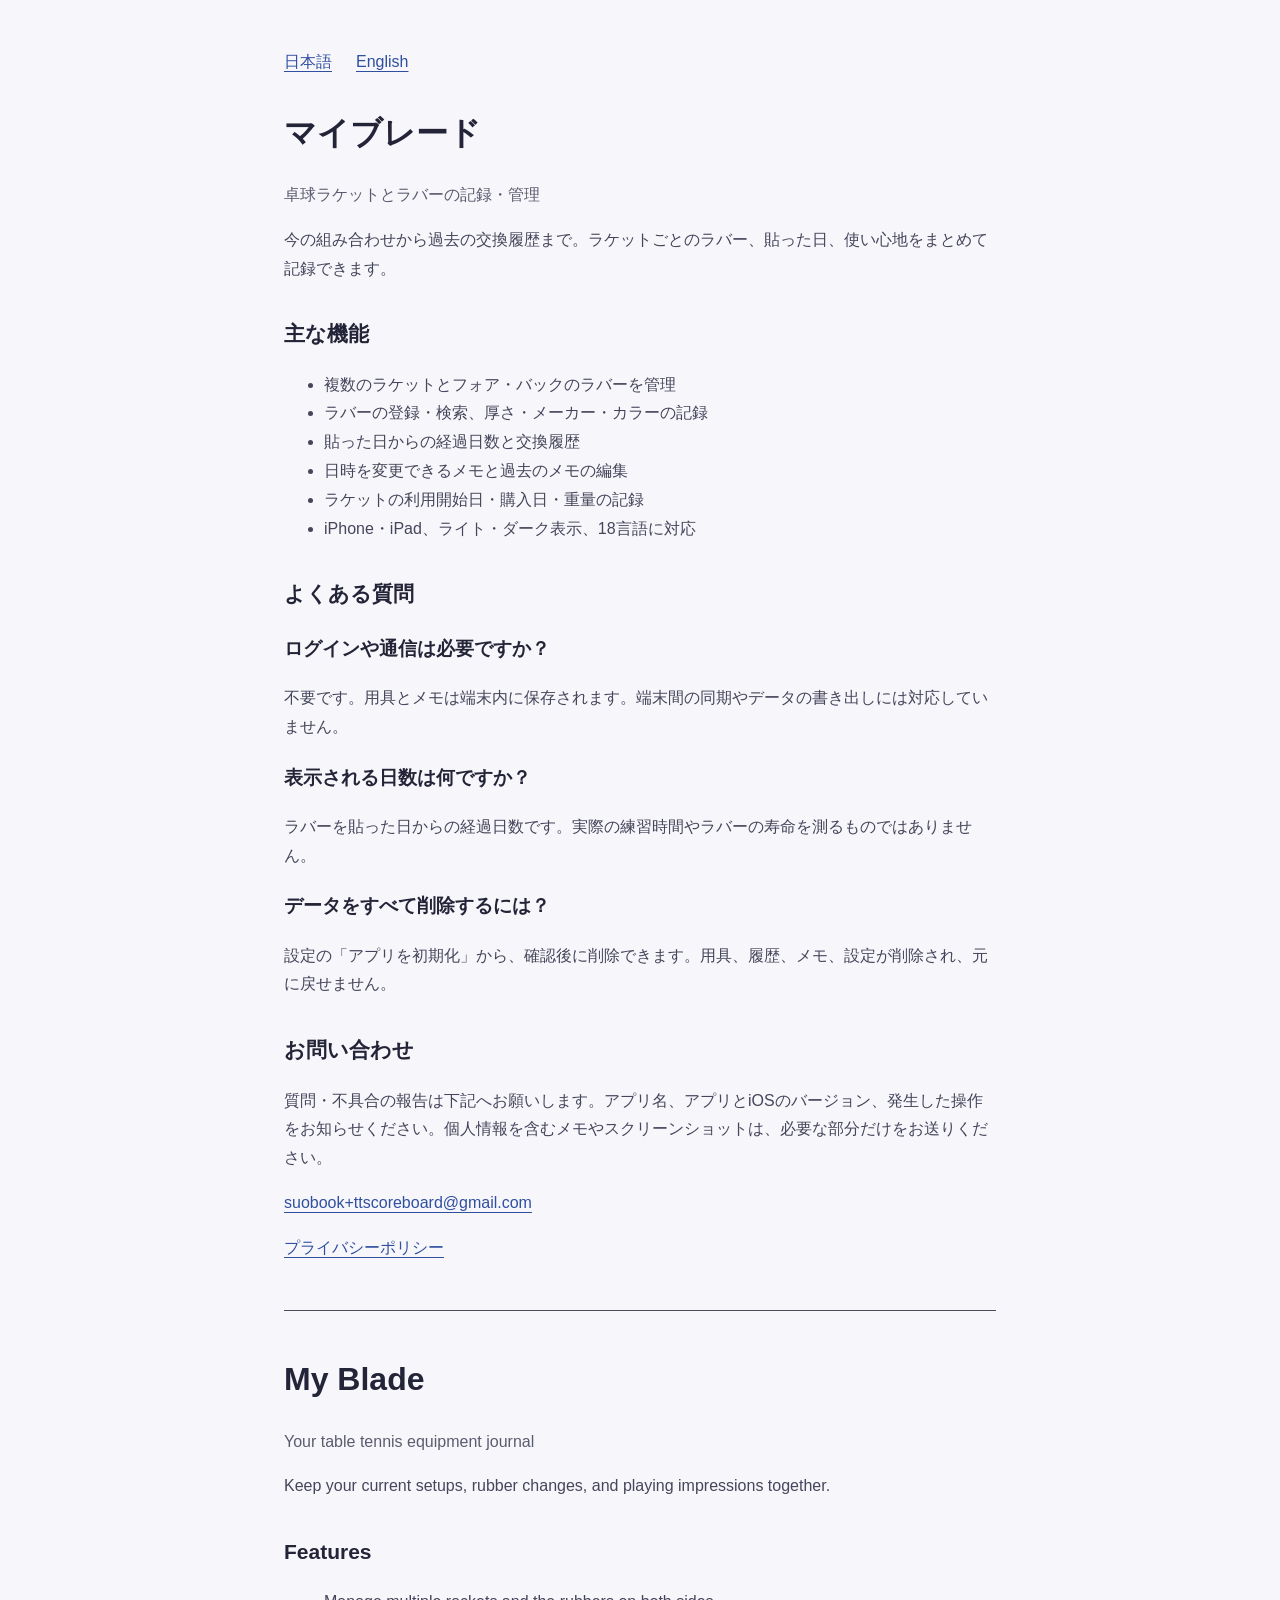
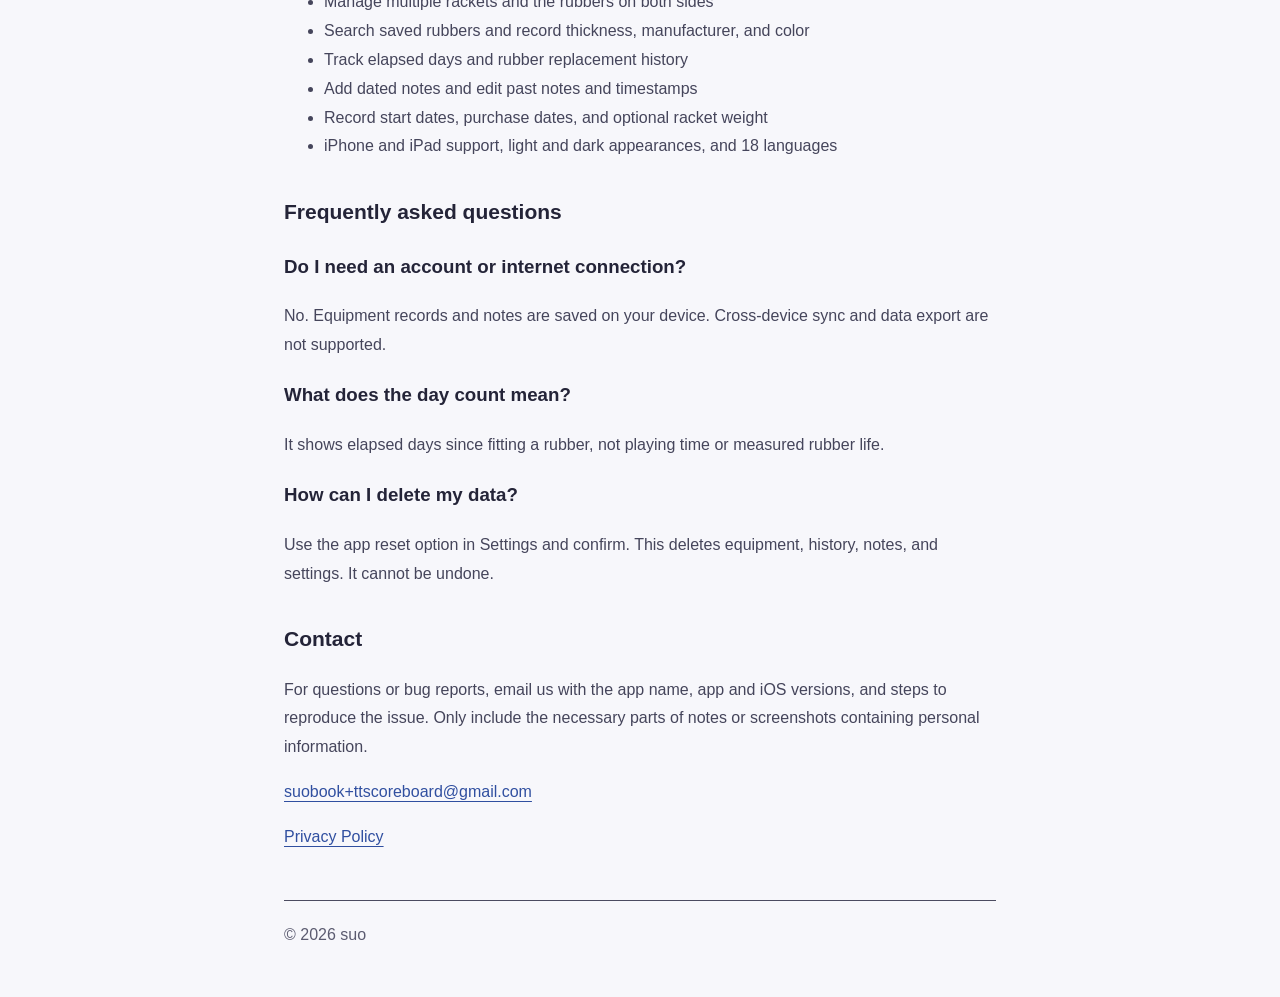
<file: docs/index.html>
<!doctype html>
<html lang="ja"><head><meta charset="utf-8"><meta name="viewport" content="width=device-width,initial-scale=1"><title>マイブレード / My Blade — Support</title><link rel="stylesheet" href="style.css"></head><body><main><nav aria-label="Language"><a href="#ja" lang="ja">日本語</a><a href="#en" lang="en">English</a></nav><section id="ja" lang="ja"><h1>マイブレード</h1><p class="muted">卓球ラケットとラバーの記録・管理</p><p>今の組み合わせから過去の交換履歴まで。ラケットごとのラバー、貼った日、使い心地をまとめて記録できます。</p><h2>主な機能</h2><ul><li>複数のラケットとフォア・バックのラバーを管理</li><li>ラバーの登録・検索、厚さ・メーカー・カラーの記録</li><li>貼った日からの経過日数と交換履歴</li><li>日時を変更できるメモと過去のメモの編集</li><li>ラケットの利用開始日・購入日・重量の記録</li><li>iPhone・iPad、ライト・ダーク表示、18言語に対応</li></ul><h2>よくある質問</h2><h3>ログインや通信は必要ですか？</h3><p>不要です。用具とメモは端末内に保存されます。端末間の同期やデータの書き出しには対応していません。</p><h3>表示される日数は何ですか？</h3><p>ラバーを貼った日からの経過日数です。実際の練習時間やラバーの寿命を測るものではありません。</p><h3>データをすべて削除するには？</h3><p>設定の「アプリを初期化」から、確認後に削除できます。用具、履歴、メモ、設定が削除され、元に戻せません。</p><h2>お問い合わせ</h2><p>質問・不具合の報告は下記へお願いします。アプリ名、アプリとiOSのバージョン、発生した操作をお知らせください。個人情報を含むメモやスクリーンショットは、必要な部分だけをお送りください。</p><p><a href="mailto:suobook+ttscoreboard@gmail.com?subject=My%20Blade%20Support">suobook+ttscoreboard@gmail.com</a></p><p><a href="privacy.html#ja">プライバシーポリシー</a></p></section><hr><section id="en" lang="en"><h1>My Blade</h1><p class="muted">Your table tennis equipment journal</p><p>Keep your current setups, rubber changes, and playing impressions together.</p><h2>Features</h2><ul><li>Manage multiple rackets and the rubbers on both sides</li><li>Search saved rubbers and record thickness, manufacturer, and color</li><li>Track elapsed days and rubber replacement history</li><li>Add dated notes and edit past notes and timestamps</li><li>Record start dates, purchase dates, and optional racket weight</li><li>iPhone and iPad support, light and dark appearances, and 18 languages</li></ul><h2>Frequently asked questions</h2><h3>Do I need an account or internet connection?</h3><p>No. Equipment records and notes are saved on your device. Cross-device sync and data export are not supported.</p><h3>What does the day count mean?</h3><p>It shows elapsed days since fitting a rubber, not playing time or measured rubber life.</p><h3>How can I delete my data?</h3><p>Use the app reset option in Settings and confirm. This deletes equipment, history, notes, and settings. It cannot be undone.</p><h2>Contact</h2><p>For questions or bug reports, email us with the app name, app and iOS versions, and steps to reproduce the issue. Only include the necessary parts of notes or screenshots containing personal information.</p><p><a href="mailto:suobook+ttscoreboard@gmail.com?subject=My%20Blade%20Support">suobook+ttscoreboard@gmail.com</a></p><p><a href="privacy.html#en">Privacy Policy</a></p></section><footer>© 2026 suo</footer></main></body></html>
</file>
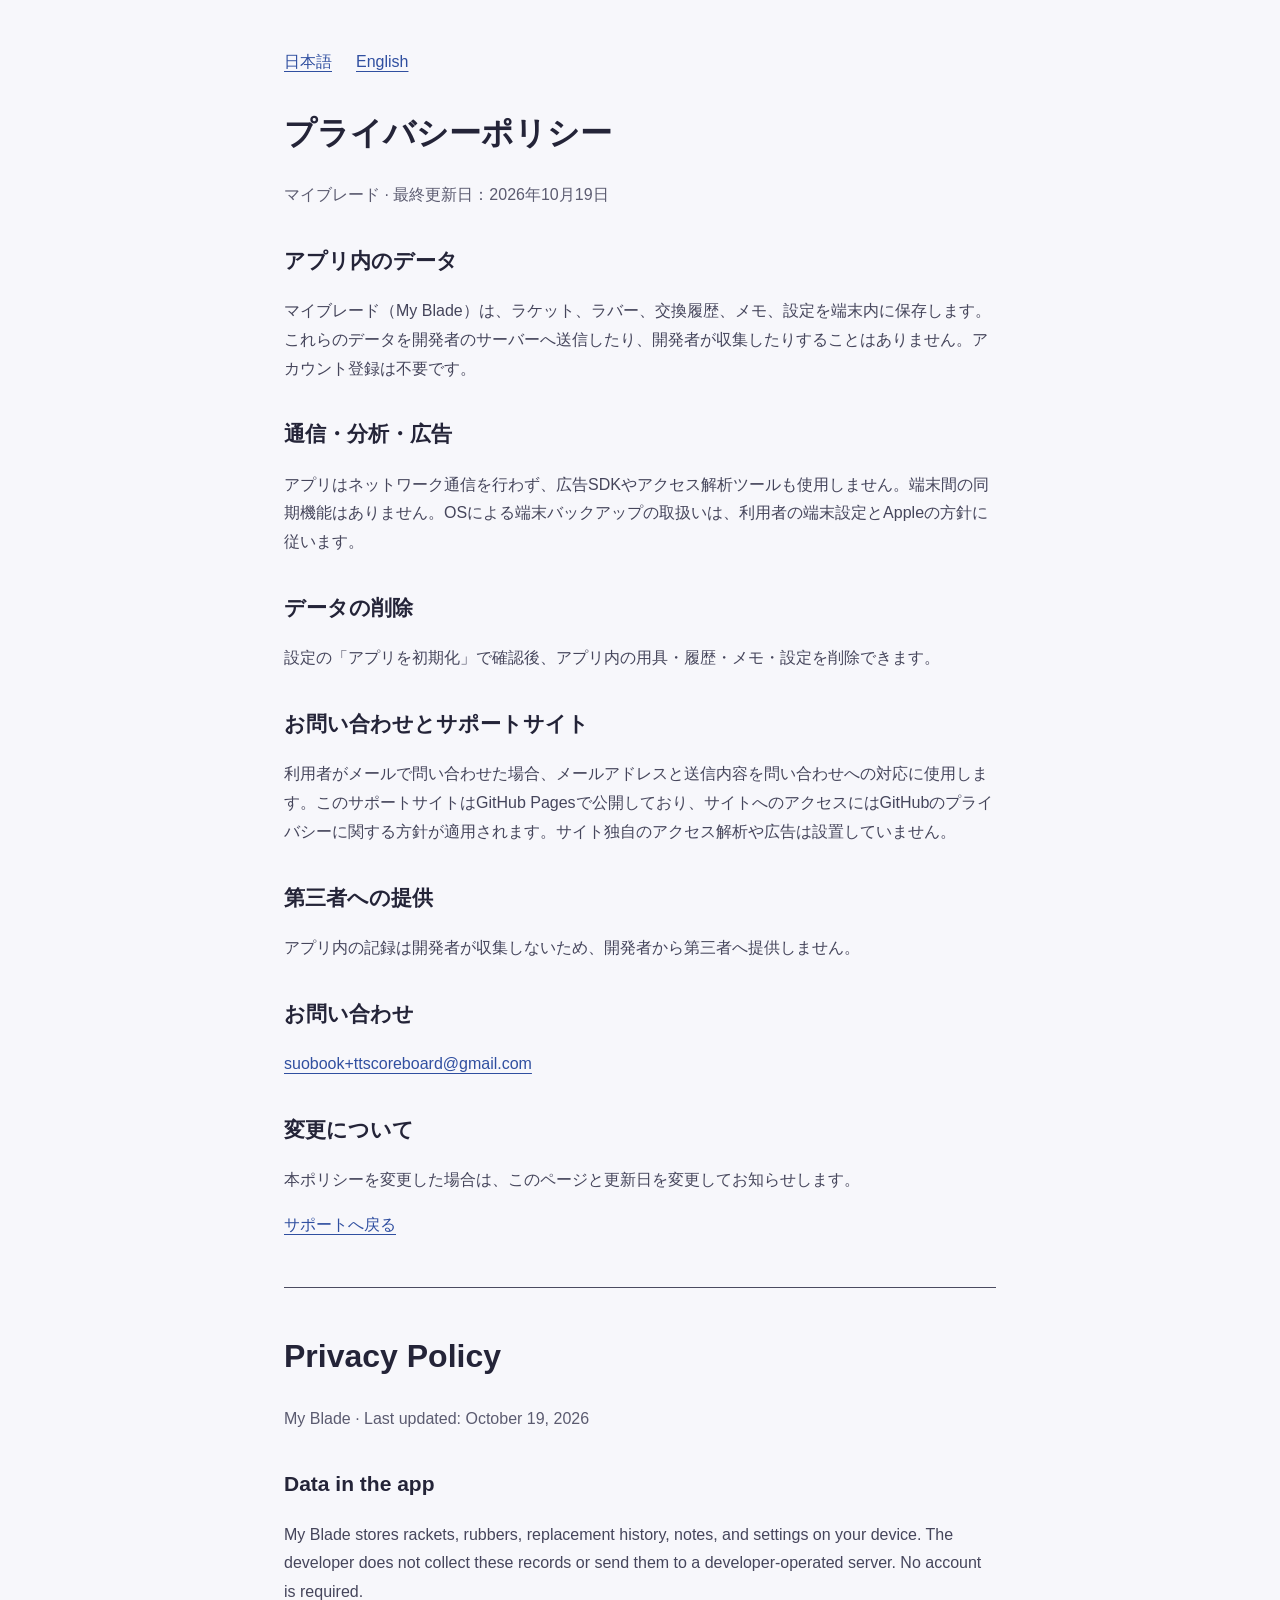
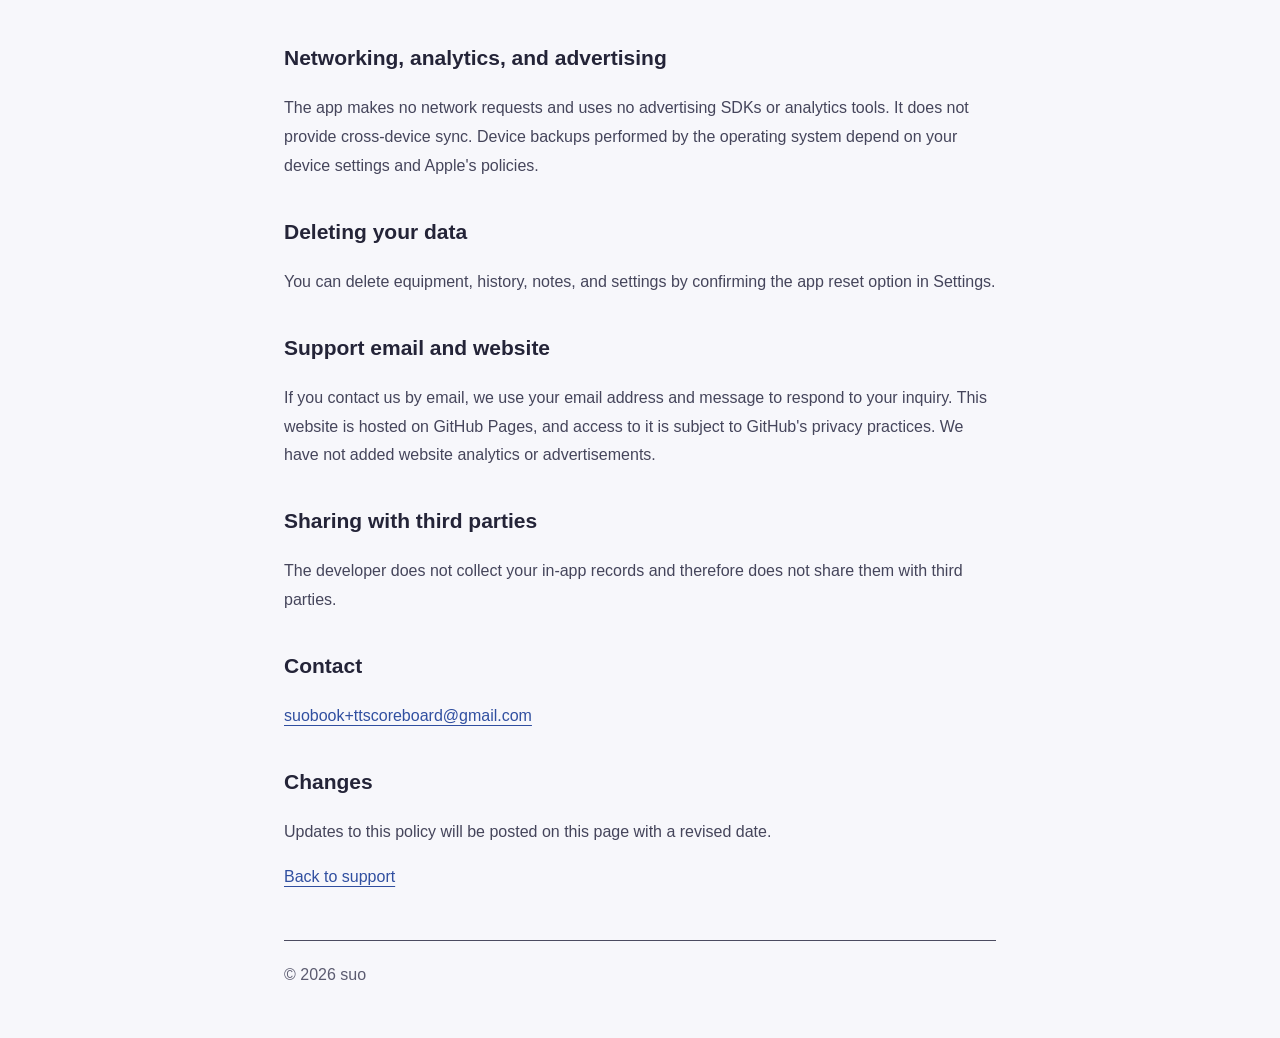
<file: docs/privacy.html>
<!doctype html>
<html lang="ja"><head><meta charset="utf-8"><meta name="viewport" content="width=device-width,initial-scale=1"><title>マイブレード / My Blade — Privacy Policy</title><link rel="stylesheet" href="style.css"></head><body><main><nav aria-label="Language"><a href="#ja" lang="ja">日本語</a><a href="#en" lang="en">English</a></nav><section id="ja" lang="ja"><h1>プライバシーポリシー</h1><p class="muted">マイブレード · 最終更新日：2026年10月19日</p><h2>アプリ内のデータ</h2><p>マイブレード（My Blade）は、ラケット、ラバー、交換履歴、メモ、設定を端末内に保存します。これらのデータを開発者のサーバーへ送信したり、開発者が収集したりすることはありません。アカウント登録は不要です。</p><h2>通信・分析・広告</h2><p>アプリはネットワーク通信を行わず、広告SDKやアクセス解析ツールも使用しません。端末間の同期機能はありません。OSによる端末バックアップの取扱いは、利用者の端末設定とAppleの方針に従います。</p><h2>データの削除</h2><p>設定の「アプリを初期化」で確認後、アプリ内の用具・履歴・メモ・設定を削除できます。</p><h2>お問い合わせとサポートサイト</h2><p>利用者がメールで問い合わせた場合、メールアドレスと送信内容を問い合わせへの対応に使用します。このサポートサイトはGitHub Pagesで公開しており、サイトへのアクセスにはGitHubのプライバシーに関する方針が適用されます。サイト独自のアクセス解析や広告は設置していません。</p><h2>第三者への提供</h2><p>アプリ内の記録は開発者が収集しないため、開発者から第三者へ提供しません。</p><h2>お問い合わせ</h2><p><a href="mailto:suobook+ttscoreboard@gmail.com?subject=My%20Blade%20Support">suobook+ttscoreboard@gmail.com</a></p><h2>変更について</h2><p>本ポリシーを変更した場合は、このページと更新日を変更してお知らせします。</p><p><a href="index.html#ja">サポートへ戻る</a></p></section><hr><section id="en" lang="en"><h1>Privacy Policy</h1><p class="muted">My Blade · Last updated: October 19, 2026</p><h2>Data in the app</h2><p>My Blade stores rackets, rubbers, replacement history, notes, and settings on your device. The developer does not collect these records or send them to a developer-operated server. No account is required.</p><h2>Networking, analytics, and advertising</h2><p>The app makes no network requests and uses no advertising SDKs or analytics tools. It does not provide cross-device sync. Device backups performed by the operating system depend on your device settings and Apple's policies.</p><h2>Deleting your data</h2><p>You can delete equipment, history, notes, and settings by confirming the app reset option in Settings.</p><h2>Support email and website</h2><p>If you contact us by email, we use your email address and message to respond to your inquiry. This website is hosted on GitHub Pages, and access to it is subject to GitHub's privacy practices. We have not added website analytics or advertisements.</p><h2>Sharing with third parties</h2><p>The developer does not collect your in-app records and therefore does not share them with third parties.</p><h2>Contact</h2><p><a href="mailto:suobook+ttscoreboard@gmail.com?subject=My%20Blade%20Support">suobook+ttscoreboard@gmail.com</a></p><h2>Changes</h2><p>Updates to this policy will be posted on this page with a revised date.</p><p><a href="index.html#en">Back to support</a></p></section><footer>© 2026 suo</footer></main></body></html>
</file>
<file: docs/style.css>
*{box-sizing:border-box}body{margin:0;background:#1e1e2c;color:#f8f8fc;font-family:-apple-system,BlinkMacSystemFont,"Helvetica Neue",sans-serif;line-height:1.8}main{max-width:760px;margin:auto;padding:48px 24px}h1{font-size:32px;line-height:1.3}h2{font-size:21px;margin-top:32px}p,li{color:#d0d0dc}a{color:#9ec2ff;text-underline-offset:4px}nav{display:flex;gap:24px;flex-wrap:wrap}section{margin-top:36px}hr{border:0;border-top:1px solid #4b4b60;margin:48px 0}footer{margin-top:48px;border-top:1px solid #4b4b60;padding-top:20px;color:#bdbdcc}.muted{color:#bdbdcc}a:focus-visible{outline:3px solid #9ec2ff;outline-offset:5px}@media(prefers-color-scheme:light){body{background:#f7f7fb;color:#242438}p,li{color:#45455b}a{color:#304fa0}.muted,footer{color:#5b5b70}}
</file>
